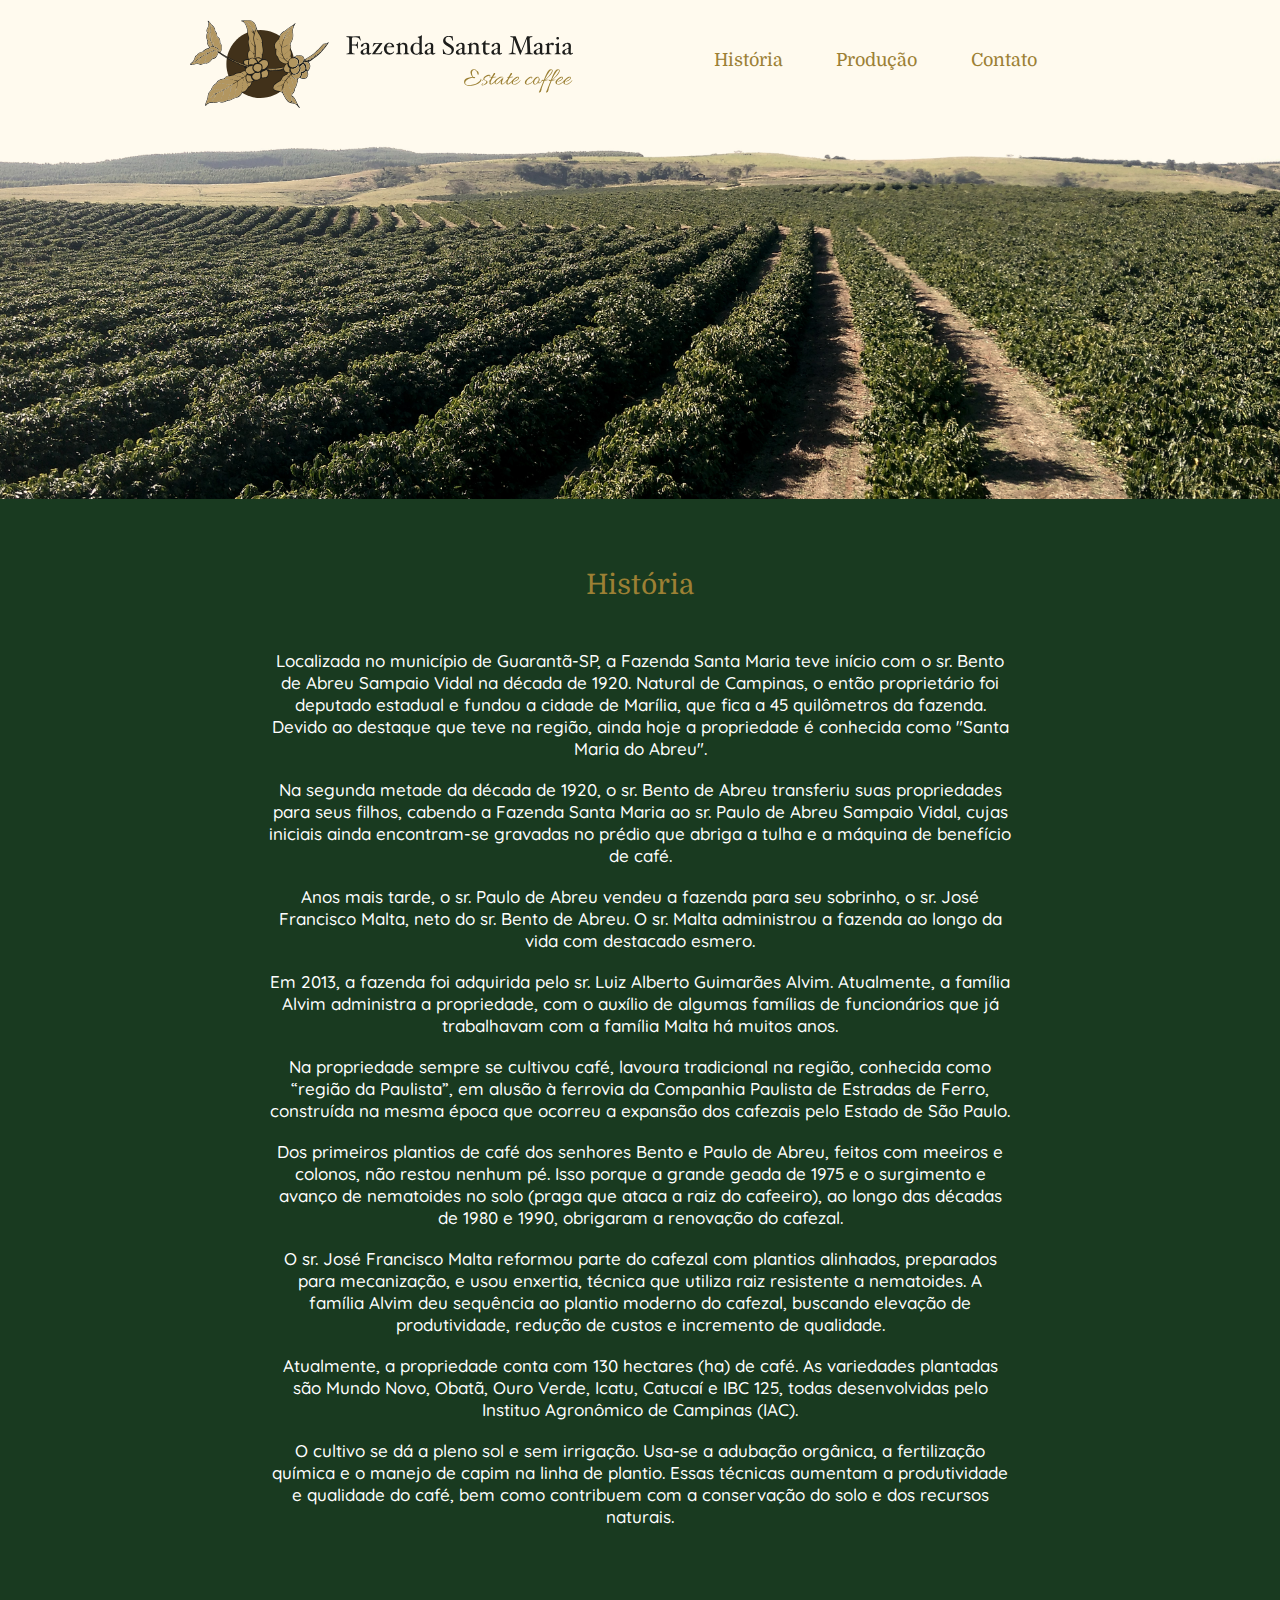
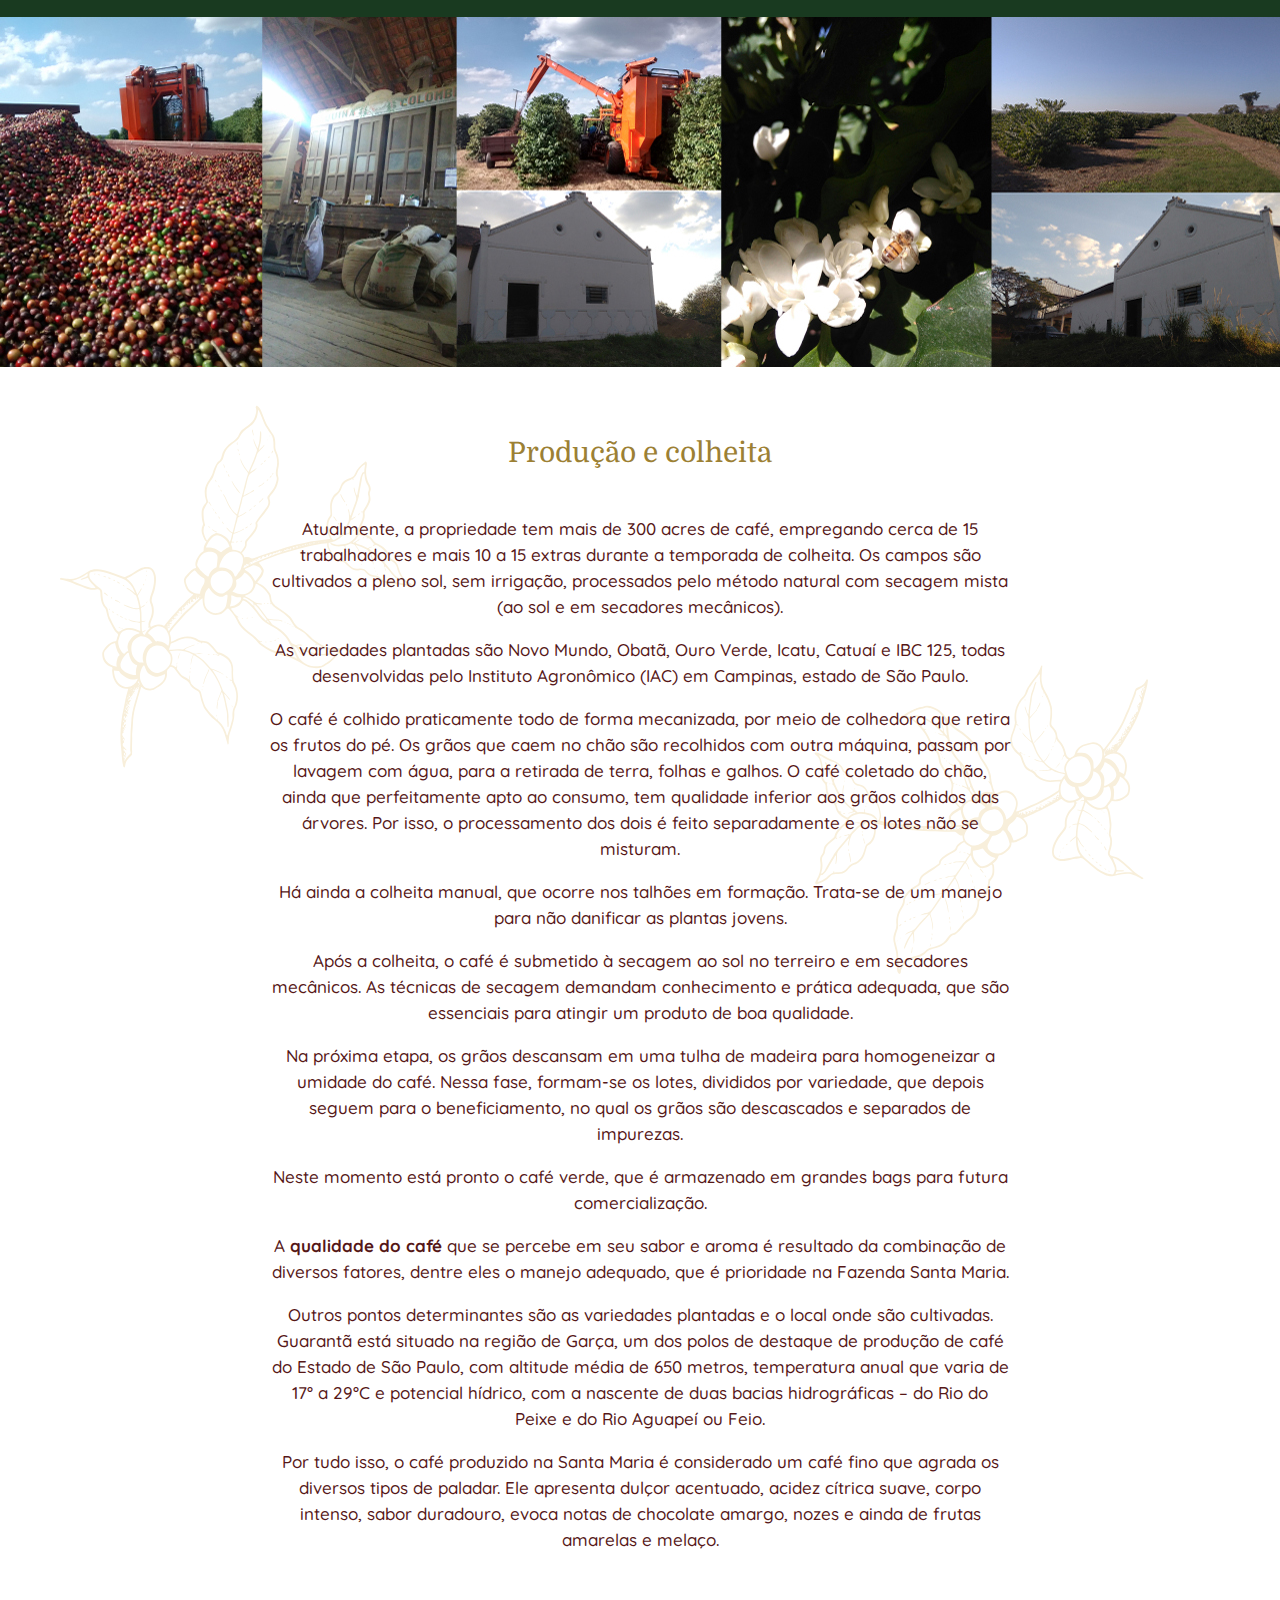
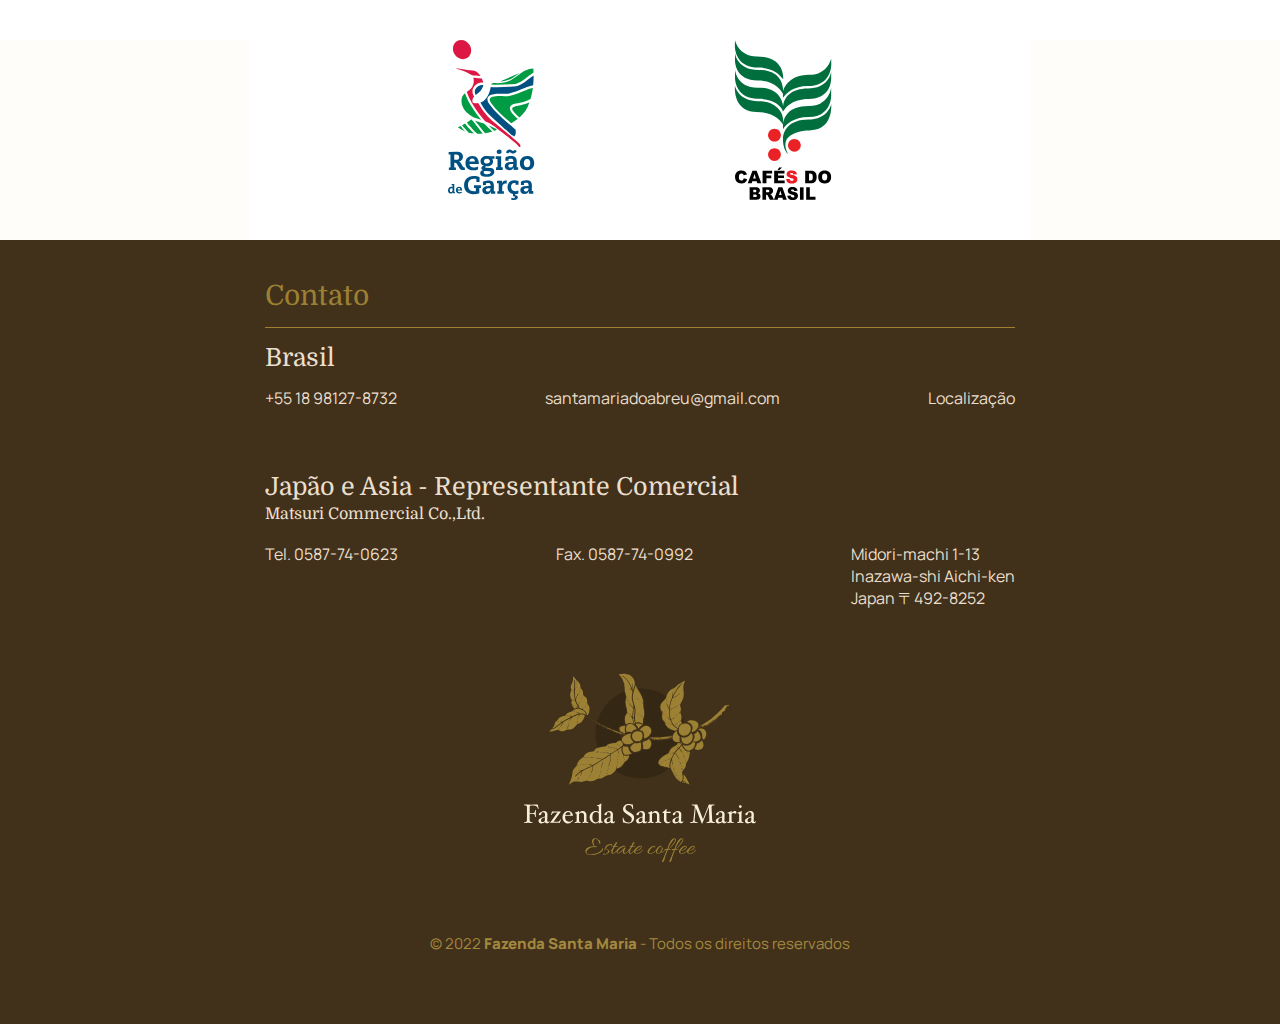
<file: index.html>
<!DOCTYPE html>
<html lang="en">
<head>
    <meta charset="UTF-8">
    <meta name="viewport" content="width=device-width, initial-scale=1.0">
    <title>Fazenda Teste 2</title>
    <link rel="stylesheet" href="./styles.css">
    <link rel="preconnect" href="https://fonts.googleapis.com">
<link rel="preconnect" href="https://fonts.gstatic.com" crossorigin>
<link href="https://fonts.googleapis.com/css2?family=Manrope:wght@200..800&display=swap" rel="stylesheet">
<link rel="preconnect" href="https://fonts.googleapis.com">
<link rel="preconnect" href="https://fonts.gstatic.com" crossorigin>
<link href="https://fonts.googleapis.com/css2?family=Domine:wght@400..700&family=Manrope:wght@200..800&display=swap" rel="stylesheet">
<link rel="preconnect" href="https://fonts.googleapis.com">
<link rel="preconnect" href="https://fonts.gstatic.com" crossorigin>
<link href="https://fonts.googleapis.com/css2?family=Domine:wght@400..700&family=Manrope:wght@200..800&family=Quicksand:wght@300..700&display=swap" rel="stylesheet">
</head>
<body>



    <!-- HEADER -->
    <div class="header">
        <div class="headercentral">
            <img class="headerlogo" src="./images/logo.svg" alt="logo">
            <div class="hpc">
                <ul>
                    <li><a href="#secao1">História</a></li>
                    <li><a href="#secao2">Produção</a></li>
                    <li><a href="#secao3">Contato</a></li>
                </ul>
            </div>
        </div>
    </div>



    <!-- Imagem e SEÇÕES -->


    <div class="fotodeFundo">
        <img src="/Teste2/assets/images/fazenda.jpg" alt="" class="fundo">
    </div>




    <!-- HISTÓRIA -->

    <div id="secao1" class="secaoHistoria">
        <div class="historiaTexto">
            <h2 class="historiaH2">História</h2>
            <p>Localizada no município de Guarantã-SP, a Fazenda Santa Maria teve início com o sr. Bento de Abreu Sampaio Vidal na década de 1920. Natural de Campinas, o então proprietário foi deputado estadual e fundou a cidade de Marília, que fica a 45 quilômetros da fazenda. Devido ao destaque que teve na região, ainda hoje a propriedade é conhecida como "Santa Maria do Abreu".</p>
            <p>Na segunda metade da década de 1920, o sr. Bento de Abreu transferiu suas propriedades para seus filhos, cabendo a Fazenda Santa Maria ao sr. Paulo de Abreu Sampaio Vidal, cujas iniciais ainda encontram-se gravadas no prédio que abriga a tulha e a máquina de benefício de café.</p>
            <p>Anos mais tarde, o sr. Paulo de Abreu vendeu a fazenda para seu sobrinho, o sr. José Francisco Malta, neto do sr. Bento de Abreu. O sr. Malta administrou a fazenda ao longo da vida com destacado esmero.</p>
            <p>Em 2013, a fazenda foi adquirida pelo sr. Luiz Alberto Guimarães Alvim. Atualmente, a família Alvim administra a propriedade, com o auxílio de algumas famílias de funcionários que já trabalhavam com a família Malta há muitos anos.</p>
            <p>Na propriedade sempre se cultivou café, lavoura tradicional na região, conhecida como “região da Paulista”, em alusão à ferrovia da Companhia Paulista de Estradas de Ferro, construída na mesma época que ocorreu a expansão dos cafezais pelo Estado de São Paulo.</p>
            <p>Dos primeiros plantios de café dos senhores Bento e Paulo de Abreu, feitos com meeiros e colonos, não restou nenhum pé. Isso porque a grande geada de 1975 e o surgimento e avanço de nematoides no solo (praga que ataca a raiz do cafeeiro), ao longo das décadas de 1980 e 1990, obrigaram a renovação do cafezal.</p>
            <p>O sr. José Francisco Malta reformou parte do cafezal com plantios alinhados, preparados para mecanização, e usou enxertia, técnica que utiliza raiz resistente a nematoides. A família Alvim deu sequência ao plantio moderno do cafezal, buscando elevação de produtividade, redução de custos e incremento de qualidade.</p>
            <p>Atualmente, a propriedade conta com 130 hectares (ha) de café. As variedades plantadas são Mundo Novo, Obatã, Ouro Verde, Icatu, Catucaí e IBC 125, todas desenvolvidas pelo Instituo Agronômico de Campinas (IAC).</p>
            <p>O cultivo se dá a pleno sol e sem irrigação. Usa-se a adubação orgânica, a fertilização química e o manejo de capim na linha de plantio. Essas técnicas aumentam a produtividade e qualidade do café, bem como contribuem com a conservação do solo e dos recursos naturais.</p>
        </div>
    </div>
    



    <!-- Img SLIDE -->

    <div class="slide">
        <div class="slider">
            <img src="./images/sld-fazenda-full.jpg" alt="">
        </div>
        <div class="slider">
            <img class="slide2" src="./images/sld-fazenda-full.jpg" alt="">
        </div>
    </div>




    <!-- PRODUÇÃO -->

    <div id="secao2" class="secaoProducao">
        <img src="./images/background-logo.svg" alt="" class="secaoFundo1">
        <img src="./images/background-logo.svg" alt="" class="secaoFundo2">
        <div class="producaoTexto">
            <h2 class="producaoH2">Produção e colheita</h2>
            <p>Atualmente, a propriedade tem mais de 300 acres de café, empregando cerca de 15 trabalhadores e mais 10 a 15 extras durante a temporada de colheita. Os campos são cultivados a pleno sol, sem irrigação, processados pelo método natural com secagem mista (ao sol e em secadores mecânicos).            </p>
            <p>As variedades plantadas são Novo Mundo, Obatã, Ouro Verde, Icatu, Catuaí e IBC 125, todas desenvolvidas pelo Instituto Agronômico (IAC) em Campinas, estado de São Paulo.</p>
            <p>O café é colhido praticamente todo de forma mecanizada, por meio de colhedora que retira os frutos do pé. Os grãos que caem no chão são recolhidos com outra máquina, passam por lavagem com água, para a retirada de terra, folhas e galhos. O café coletado do chão, ainda que perfeitamente apto ao consumo, tem qualidade inferior aos grãos colhidos das árvores. Por isso, o processamento dos dois é feito separadamente e os lotes não se misturam.</p>
            <p>Há ainda a colheita manual, que ocorre nos talhões em formação. Trata-se de um manejo para não danificar as plantas jovens.</p>
            <p>Após a colheita, o café é submetido à secagem ao sol no terreiro e em secadores mecânicos. As técnicas de secagem demandam conhecimento e prática adequada, que são essenciais para atingir um produto de boa qualidade.</p>
            <p>Na próxima etapa, os grãos descansam em uma tulha de madeira para homogeneizar a umidade do café. Nessa fase, formam-se os lotes, divididos por variedade, que depois seguem para o beneficiamento, no qual os grãos são descascados e separados de impurezas.</p>
            <p>Neste momento está pronto o café verde, que é armazenado em grandes bags para futura comercialização.</p>
            <p>A <strong>qualidade do café</strong> que se percebe em seu sabor e aroma é resultado da combinação de diversos fatores, dentre eles o manejo adequado, que é prioridade na Fazenda Santa Maria.</p>
            <p>Outros pontos determinantes são as variedades plantadas e o local onde são cultivadas. Guarantã está situado na região de Garça, um dos polos de destaque de produção de café do Estado de São Paulo, com altitude média de 650 metros, temperatura anual que varia de 17° a 29°C e potencial hídrico, com a nascente de duas bacias hidrográficas – do Rio do Peixe e do Rio Aguapeí ou Feio.</p>
            <p>Por tudo isso, o café produzido na Santa Maria é considerado um café fino que agrada os diversos tipos de paladar. Ele apresenta dulçor acentuado, acidez cítrica suave, corpo intenso, sabor duradouro, evoca notas de chocolate amargo, nozes e ainda de frutas amarelas e melaço.</p>
        </div>
    </div>
    <div class="producaoLogos1">
        <img class="producaoLogo" src="./images/garca.svg" alt="">
        <img class="producaoLogo" src="./images/cafebr.svg" alt="">
    </div>



    <!-- CONTATO - footer -->

    <div id="secao3" class="secaoContato">
        <div class="contatoContainer">
            <div class="contatoCentralizador">
                <div class="contatoTitulo">Contato</div>
                <div class="contato_regiao">Brasil</div>
                <div class="contato_dados">
                    <!-- <span class="logo_numero"></span> -->
                    <div class="contato_numero">+55 18 98127-8732</div>
                    <!-- <span class="logo_mail1"></span> -->
                    <div class="contato_mail">santamariadoabreu@gmail.com</div>
                    <!-- <span class="logo_loc"></span> -->
                    <div class="contato_localizacao1">Localização</div>
                </div>
                <div class="contato_regiao">Japão e Asia - Representante Comercial</div>
                <div class="contato_regiaoDescricao">Matsuri Commercial Co.,Ltd.</div>
                <div class="contato_dados">
                    <!-- <span class="logo_telefone"></span> -->
                    <div class="contato_numero">Tel. 0587-74-0623</div>
                    <!-- <span class="logo_fax"></span> -->
                    <div class="contato_fax">Fax. 0587-74-0992</div>
                    <!-- <span class="logo_loc2"></span> -->
                    <div class="contato_localizacao">Midori-machi 1-13
                        <br>Inazawa-shi Aichi-ken
                        <br>Japan 〒492-8252</div>
                </div>

                <!-- logo e direitos -->
                <div class="logoFinal">
                    <img src="./images/logo2.svg" alt="" class="logo_final">
                </div>
                <div class="footerDireitos">© 2022 <span class="last_strong">Fazenda Santa Maria</span> - Todos os direitos reservados</div>
            </div>
        </div>
    </div>

</body>
</html>
</file>
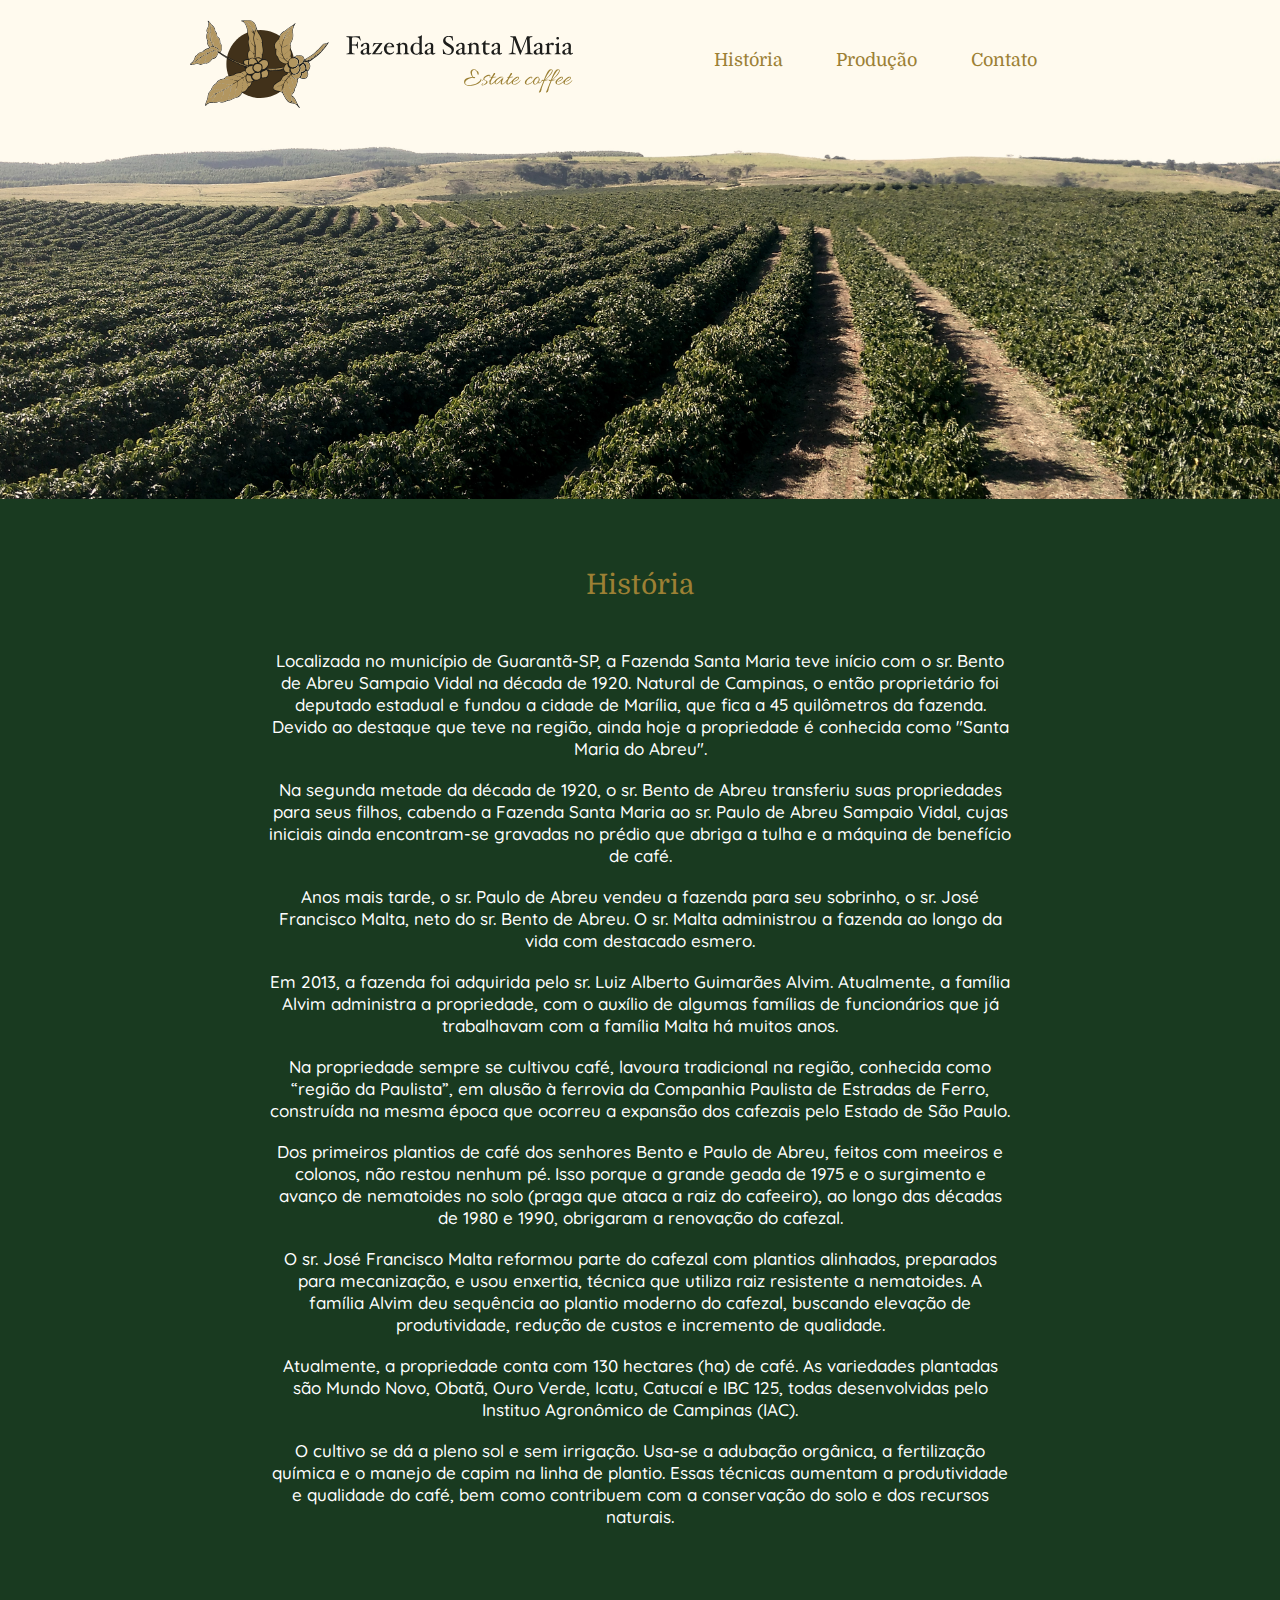
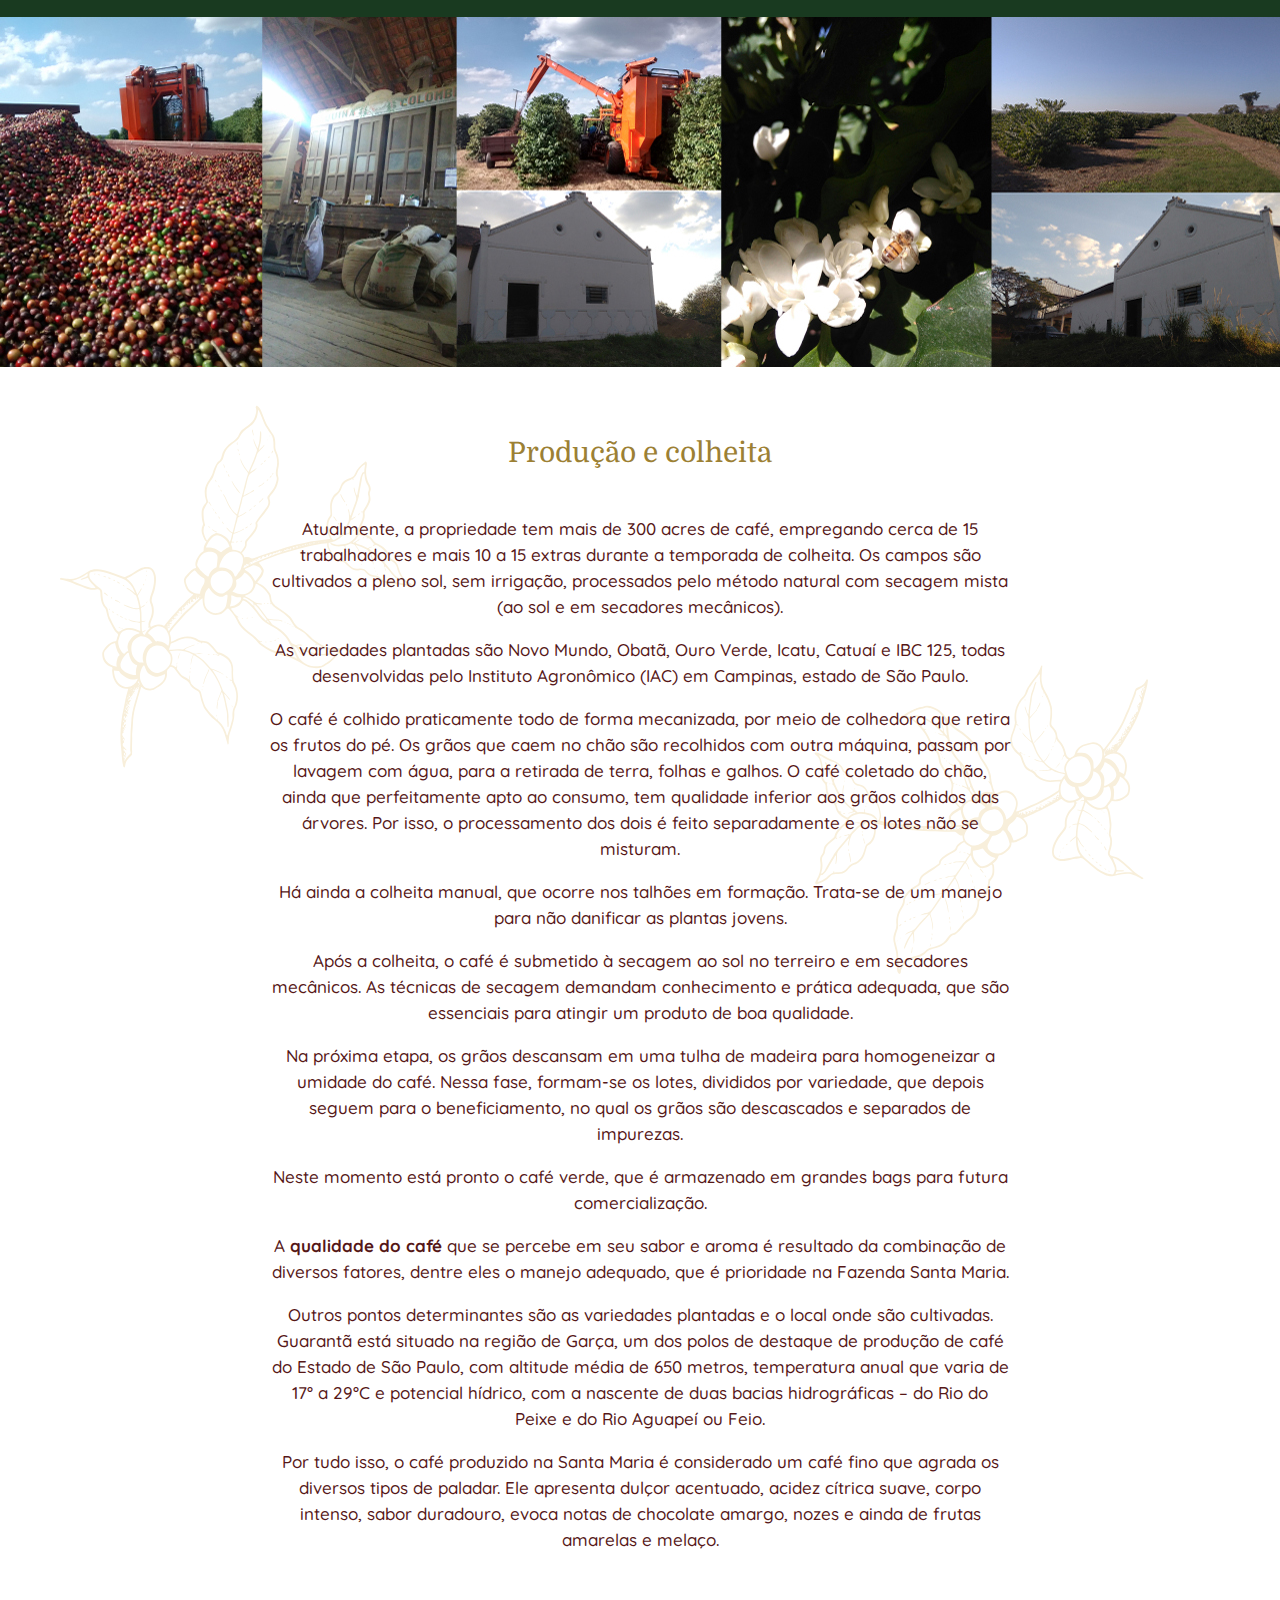
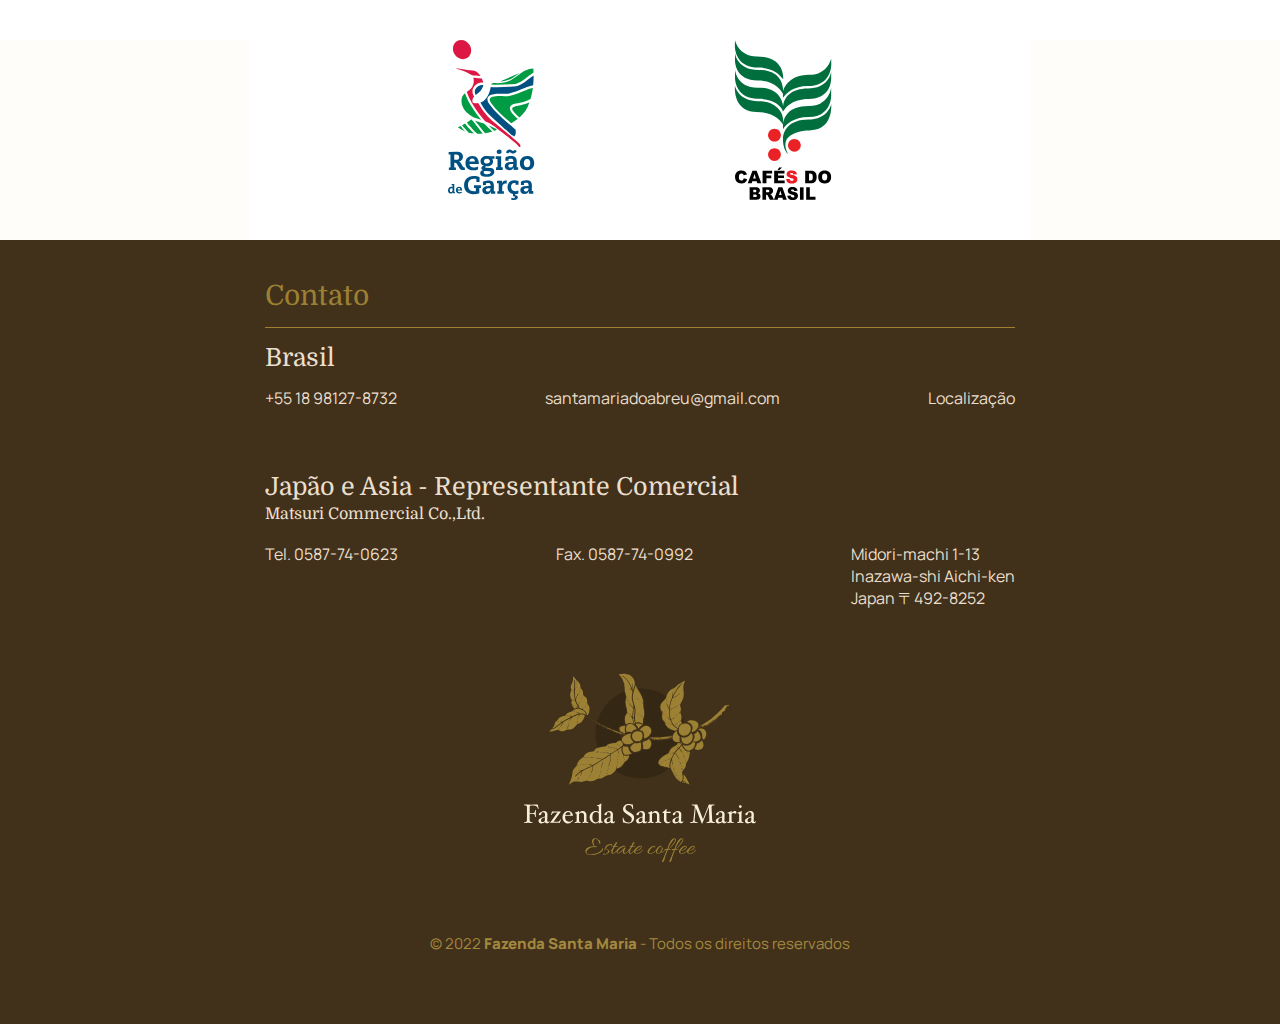
<file: assets/index.html>
<!DOCTYPE html>
<html lang="en">
<head>
    <meta charset="UTF-8">
    <meta name="viewport" content="width=device-width, initial-scale=1.0">
    <title>Fazenda Teste 2</title>
    <link rel="stylesheet" href="./styles.css">
    <link rel="preconnect" href="https://fonts.googleapis.com">
<link rel="preconnect" href="https://fonts.gstatic.com" crossorigin>
<link href="https://fonts.googleapis.com/css2?family=Manrope:wght@200..800&display=swap" rel="stylesheet">
<link rel="preconnect" href="https://fonts.googleapis.com">
<link rel="preconnect" href="https://fonts.gstatic.com" crossorigin>
<link href="https://fonts.googleapis.com/css2?family=Domine:wght@400..700&family=Manrope:wght@200..800&display=swap" rel="stylesheet">
<link rel="preconnect" href="https://fonts.googleapis.com">
<link rel="preconnect" href="https://fonts.gstatic.com" crossorigin>
<link href="https://fonts.googleapis.com/css2?family=Domine:wght@400..700&family=Manrope:wght@200..800&family=Quicksand:wght@300..700&display=swap" rel="stylesheet">
</head>
<body>



    <!-- HEADER -->
    <div class="header">
        <div class="headercentral">
            <img class="headerlogo" src="./images/logo.svg" alt="logo">
            <div class="hpc">
                <ul>
                    <li><a href="#secao1">História</a></li>
                    <li><a href="#secao2">Produção</a></li>
                    <li><a href="#secao3">Contato</a></li>
                </ul>
            </div>
        </div>
    </div>



    <!-- Imagem e SEÇÕES -->


    <div class="fotodeFundo">
        <img src="./images/fazenda.jpg" alt="" class="fundo">
    </div>




    <!-- HISTÓRIA -->

    <div id="secao1" class="secaoHistoria">
        <div class="historiaTexto">
            <h2 class="historiaH2">História</h2>
            <p>Localizada no município de Guarantã-SP, a Fazenda Santa Maria teve início com o sr. Bento de Abreu Sampaio Vidal na década de 1920. Natural de Campinas, o então proprietário foi deputado estadual e fundou a cidade de Marília, que fica a 45 quilômetros da fazenda. Devido ao destaque que teve na região, ainda hoje a propriedade é conhecida como "Santa Maria do Abreu".</p>
            <p>Na segunda metade da década de 1920, o sr. Bento de Abreu transferiu suas propriedades para seus filhos, cabendo a Fazenda Santa Maria ao sr. Paulo de Abreu Sampaio Vidal, cujas iniciais ainda encontram-se gravadas no prédio que abriga a tulha e a máquina de benefício de café.</p>
            <p>Anos mais tarde, o sr. Paulo de Abreu vendeu a fazenda para seu sobrinho, o sr. José Francisco Malta, neto do sr. Bento de Abreu. O sr. Malta administrou a fazenda ao longo da vida com destacado esmero.</p>
            <p>Em 2013, a fazenda foi adquirida pelo sr. Luiz Alberto Guimarães Alvim. Atualmente, a família Alvim administra a propriedade, com o auxílio de algumas famílias de funcionários que já trabalhavam com a família Malta há muitos anos.</p>
            <p>Na propriedade sempre se cultivou café, lavoura tradicional na região, conhecida como “região da Paulista”, em alusão à ferrovia da Companhia Paulista de Estradas de Ferro, construída na mesma época que ocorreu a expansão dos cafezais pelo Estado de São Paulo.</p>
            <p>Dos primeiros plantios de café dos senhores Bento e Paulo de Abreu, feitos com meeiros e colonos, não restou nenhum pé. Isso porque a grande geada de 1975 e o surgimento e avanço de nematoides no solo (praga que ataca a raiz do cafeeiro), ao longo das décadas de 1980 e 1990, obrigaram a renovação do cafezal.</p>
            <p>O sr. José Francisco Malta reformou parte do cafezal com plantios alinhados, preparados para mecanização, e usou enxertia, técnica que utiliza raiz resistente a nematoides. A família Alvim deu sequência ao plantio moderno do cafezal, buscando elevação de produtividade, redução de custos e incremento de qualidade.</p>
            <p>Atualmente, a propriedade conta com 130 hectares (ha) de café. As variedades plantadas são Mundo Novo, Obatã, Ouro Verde, Icatu, Catucaí e IBC 125, todas desenvolvidas pelo Instituo Agronômico de Campinas (IAC).</p>
            <p>O cultivo se dá a pleno sol e sem irrigação. Usa-se a adubação orgânica, a fertilização química e o manejo de capim na linha de plantio. Essas técnicas aumentam a produtividade e qualidade do café, bem como contribuem com a conservação do solo e dos recursos naturais.</p>
        </div>
    </div>
    



    <!-- Img SLIDE -->

    <div class="slide">
        <div class="slider">
            <img src="./images/sld-fazenda-full.jpg" alt="">
        </div>
        <div class="slider">
            <img class="slide2" src="./images/sld-fazenda-full.jpg" alt="">
        </div>
    </div>




    <!-- PRODUÇÃO -->

    <div id="secao2" class="secaoProducao">
        <img src="./images/background-logo.svg" alt="" class="secaoFundo1">
        <img src="./images/background-logo.svg" alt="" class="secaoFundo2">
        <div class="producaoTexto">
            <h2 class="producaoH2">Produção e colheita</h2>
            <p>Atualmente, a propriedade tem mais de 300 acres de café, empregando cerca de 15 trabalhadores e mais 10 a 15 extras durante a temporada de colheita. Os campos são cultivados a pleno sol, sem irrigação, processados pelo método natural com secagem mista (ao sol e em secadores mecânicos).            </p>
            <p>As variedades plantadas são Novo Mundo, Obatã, Ouro Verde, Icatu, Catuaí e IBC 125, todas desenvolvidas pelo Instituto Agronômico (IAC) em Campinas, estado de São Paulo.</p>
            <p>O café é colhido praticamente todo de forma mecanizada, por meio de colhedora que retira os frutos do pé. Os grãos que caem no chão são recolhidos com outra máquina, passam por lavagem com água, para a retirada de terra, folhas e galhos. O café coletado do chão, ainda que perfeitamente apto ao consumo, tem qualidade inferior aos grãos colhidos das árvores. Por isso, o processamento dos dois é feito separadamente e os lotes não se misturam.</p>
            <p>Há ainda a colheita manual, que ocorre nos talhões em formação. Trata-se de um manejo para não danificar as plantas jovens.</p>
            <p>Após a colheita, o café é submetido à secagem ao sol no terreiro e em secadores mecânicos. As técnicas de secagem demandam conhecimento e prática adequada, que são essenciais para atingir um produto de boa qualidade.</p>
            <p>Na próxima etapa, os grãos descansam em uma tulha de madeira para homogeneizar a umidade do café. Nessa fase, formam-se os lotes, divididos por variedade, que depois seguem para o beneficiamento, no qual os grãos são descascados e separados de impurezas.</p>
            <p>Neste momento está pronto o café verde, que é armazenado em grandes bags para futura comercialização.</p>
            <p>A <strong>qualidade do café</strong> que se percebe em seu sabor e aroma é resultado da combinação de diversos fatores, dentre eles o manejo adequado, que é prioridade na Fazenda Santa Maria.</p>
            <p>Outros pontos determinantes são as variedades plantadas e o local onde são cultivadas. Guarantã está situado na região de Garça, um dos polos de destaque de produção de café do Estado de São Paulo, com altitude média de 650 metros, temperatura anual que varia de 17° a 29°C e potencial hídrico, com a nascente de duas bacias hidrográficas – do Rio do Peixe e do Rio Aguapeí ou Feio.</p>
            <p>Por tudo isso, o café produzido na Santa Maria é considerado um café fino que agrada os diversos tipos de paladar. Ele apresenta dulçor acentuado, acidez cítrica suave, corpo intenso, sabor duradouro, evoca notas de chocolate amargo, nozes e ainda de frutas amarelas e melaço.</p>
        </div>
    </div>
    <div class="producaoLogos1">
        <img class="producaoLogo" src="./images/garca.svg" alt="">
        <img class="producaoLogo" src="./images/cafebr.svg" alt="">
    </div>



    <!-- CONTATO - footer -->

    <div id="secao3" class="secaoContato">
        <div class="contatoContainer">
            <div class="contatoCentralizador">
                <div class="contatoTitulo">Contato</div>
                <div class="contato_regiao">Brasil</div>
                <div class="contato_dados">
                    <!-- <span class="logo_numero"></span> -->
                    <div class="contato_numero">+55 18 98127-8732</div>
                    <!-- <span class="logo_mail1"></span> -->
                    <div class="contato_mail">santamariadoabreu@gmail.com</div>
                    <!-- <span class="logo_loc"></span> -->
                    <div class="contato_localizacao1">Localização</div>
                </div>
                <div class="contato_regiao">Japão e Asia - Representante Comercial</div>
                <div class="contato_regiaoDescricao">Matsuri Commercial Co.,Ltd.</div>
                <div class="contato_dados">
                    <!-- <span class="logo_telefone"></span> -->
                    <div class="contato_numero">Tel. 0587-74-0623</div>
                    <!-- <span class="logo_fax"></span> -->
                    <div class="contato_fax">Fax. 0587-74-0992</div>
                    <!-- <span class="logo_loc2"></span> -->
                    <div class="contato_localizacao">Midori-machi 1-13
                        <br>Inazawa-shi Aichi-ken
                        <br>Japan 〒492-8252</div>
                </div>

                <!-- logo e direitos -->
                <div class="logoFinal">
                    <img src="./images/logo2.svg" alt="" class="logo_final">
                </div>
                <div class="footerDireitos">© 2022 <span class="last_strong">Fazenda Santa Maria</span> - Todos os direitos reservados</div>
            </div>
        </div>
    </div>

</body>
</html>
</file>
<file: styles.css>
* {
    margin: 0px;
    padding: 0px;
    scroll-behavior: smooth;
    /* border: 1px solid red */
}

body {
    background-color: #fffdfa;
    font-family: "Quicksand";

}

strong {
    font-size: 17px;
    font-weight: 500;
    line-height: 26px;
    color: #561717;
    font-weight: 700;
}



/* HEADER */


.header {
    height: 110px;
    background-color: #fffaee;
    /* border: 1px solid red; */
    padding: 20px 15px 10px;

}

.headercentral {
    display: flex;
    /* border: 1px solid green; */
    width: 900px;
    min-width: 10px;
    margin: auto;
    flex-wrap: wrap;
    justify-content: space-between;
}
    /* imagem logo  */
    .headerlogo {

    }

    .hpc {
        /* border: 1px solid red; */
        margin: 0px;
        width: 430px;
        margin-top: 30px;
    }

    ul {
        width: 100%;
        display: flex;
        justify-content: space-evenly;
        flex-wrap: wrap;
    }
        /* 3 elementos */
        ul li {
        font-family: "Domine";
        list-style: none;
        font-size: 18px;
        
            
            }
            /* links */
            ul > li > a {
                color: #9c8034;
                text-decoration: none;
            }



                /* BACKGROUND - 1 */

/* (div da foto) */
.fotodeFundo {

}

.fotodeFundo img {
    width: 100%;

}




                /* SEÇÃO DA HISTÓRIA */


.secaoHistoria {
    background-color: #193a20;
    color: #fff;
    margin-top: -4px;
    display: flex;
    padding: 0px 0px 70px;
    justify-content: center;
    align-items: center;
}

.historiaTexto {
    width: 742px;
}


        /* Título */
        .historiaH2 {
            position: a;
            padding-top: 70px;
            padding-bottom: 30px;
            font-size: 28px;
            text-align: center;
            font-family: "Domine", serif;
            color: #9c8034;
            font-weight: 300;
        }

        /* Parágrafos */
        .historiaTexto p {
            position: relative;
            margin: 19px 0px;
            text-align: center;
            font-size: 17px;
            font-weight: 500;
            line-height: 22px;
        }


                /* IMAGEM SLIDE */



/* Div da que roda */
.slide {
    white-space: nowrap;
    overflow: hidden;
}

.slider {
    display: inline-block;
}

/* Imagem que rotaciona */
.slider img {
    animation: 35s slide infinite linear;
    margin: 0px;
    padding: 0px;
}


@keyframes slide {
    from {
        transform: translateX(0);
    }

    to {
        transform: translateX(-100%);
    }
}


                /* SEÇÃO DA PRODUÇÃO */


.secaoProducao {
    margin-top: -4px;
    display: flex;
    padding: 0px 0px 70px;
    justify-content: center;
    align-items: center;
    background-repeat: no-repeat;
    background-color: #ffffff;
    position: relative;
}

    .secaoFundo1 {
        position: absolute;
        width: 450px;
        left: 0%;
        top: 3%;
        right: 30px;
        transform: rotate(160deg);
    }

    .secaoFundo2 {
        position: absolute;
        width: 450px;
        right: 5%;
        top: 20%;
        left: 60%;

    }

                
.producaoTexto {
    width: 742px;
    /* position: relative; */

}
                
    /* Título */
    .producaoH2 {
        position: a;
        padding-top: 70px;
        padding-bottom: 30px;
        font-size: 28px;
        text-align: center;
        font-family: "Domine", serif;
        color: #9c8034;
        font-weight: 300;
    }
                    
        /* Parágrafos */
        .producaoTexto p {
            position: relative;
            margin: 17px 0px;
            text-align: center;
            font-size: 17px;
            font-weight: 500;
            line-height: 26px;
            color: #561717;
        }

            /* logos */
            .producaoLogos1 {
                display: flex;
                justify-content: space-evenly;
                align-items: center;
                max-width: 780px;
                margin: auto;
                background-color: #ffffff;
                padding-bottom: 40px;
            }

            .producaoLogo {
            }



                /* SEÇÃO DE CONTATO */


.secaoContato {
    background-color: #41311a;
    color: #9c8034;
    display: flex;
    justify-content: center;

    font-family: "Domine", serif;
}

.contatoContainer {
    height: 100%;
    margin-top: 40px;
    display: flex;
    justify-content: center;
}

.contatoCentralizador {
    width: 750px;
}

    /* info */
    .contatoTitulo {
        font-size: 28px;
        border-bottom: 1px solid white;
        padding-bottom: 15px;
        border-color: #9c8034;
    }

    .contato_regiao {
        padding: 15px 0px 15px 0px;
        font-size: 25px;
        color: #eadfce;

    }

    .contato_regiaoDescricao {
        margin-top: -11px;
        margin-bottom: 20px;
        color: #eadfce;

    }

    .contato_dados {
        display: flex;
        flex-wrap: wrap;
        justify-content: space-between;
        height: 70px;
        color: #eadfce;
        font-family: "Manrope", sans-serif;
    }

            .contato_numero {

            }

            .contato_mail {
                
            }

            .contato_fax {
                /* transform: translateX(10px); */
            }

            .contato_localizacao1 {
                /* transform: translateX(-75px); */
            }
    

            /* MINI ÍCONES!! */



/*.logo_numero {
    height: 20px;
    width: 120px;
    background-repeat: no-repeat;
    background-image: url(./images/cellphone.svg);
    position: absolute;
    background-size: contain;
    transform: translateX(-25px);
    text-align: center;
}

.logo_mail1 {
    height: 20px;
    width: 60px;
    background-repeat: no-repeat;
    background-image: url(./images/mail.svg);
    position: absolute;
    background-size: contain;
    display: flex;
    transform: translateX(250px);
    text-align: center;
}

.logo_loc {
    height: 20px;
    width: 60px;
    background-repeat: no-repeat;
    background-image: url(./images/location.svg);
    position: absolute;
    background-size: contain;
    display: flex;
    transform: translateX(569px);
    text-align: center;
}

.logo_telefone {
    height: 20px;
    width: 120px;
    background-repeat: no-repeat;
    background-image: url(./images/phone.svg);
    position: absolute;
    background-size: contain;
    transform: translateX(-25px);
    text-align: center;
}

.logo_fax {
    height: 20px;
    width: 60px;
    background-repeat: no-repeat;
    background-image: url(./images/fax.svg);
    position: absolute;
    background-size: contain;
    display: flex;
    transform: translateX(278px);
    text-align: center;
}

.logo_loc2 {
    height: 20px;
    width: 60px;
    background-repeat: no-repeat;
    background-image: url(./images/location.svg);
    position: absolute;
    background-size: contain;
    display: flex;
    transform: translateX(570px);
    text-align: center;
}*/




    /* logo final */
    .logoFinal {
        display: flex;
        justify-content: center;
        height: 260px;
        margin-top: 60px;
    }

        .logo_final {
            height: 190px;
        }

    .footerDireitos {
        font-size: 15px;
        text-align: center;
        font-family: "Manrope", sans-serif;
        color: #a3883f;
        padding-bottom: 70px;
    }

    .last_strong {
        font-weight: 800;
    }



            /* WIDTH ADAPT */


    @media (720px <= width <= 1200px) {
        .historiaTexto {
            width: 500px;
        }
        .producaoTexto {
            width: 500px;
        }
        .headercentral {
            width: 500px;
            justify-content: center;
            position: relative;
            margin-top: 20px;
        }
        .hpc {
            background-color: #eadfce;
            display: flex;
            padding: 5px 0px;
        }
        .contatoCentralizador {
            width: 500px;
            justify-content: center;
        }
        .secaoFundo1 {
            transform: rotate(160deg);
            position: absolute;
            width: 300px;
            left: 10%;
        }
    
        .secaoFundo2 {
            position: absolute;
            width: 300px;
            transform: translateX(-30px);
    
        }
    }

    @media (width <= 719px) {
        .historiaTexto {
            width: 280px;
        }
        .producaoTexto {
            width: 280px;
        }
        .headercentral {
            width: 280px;
            justify-content: center;
            margin-top: 30px;
            position: relative;
        }
        .hpc {
            background-color: #eadfce;
            display: flex;
            padding: 5px 0px;
            margin-top: 30px;
        }
        .contatoCentralizador {
            width: 280px;
        }
        .contato_dados {
            display: block;
            text-align: center;
        }
        .contato_regiaoDescricao {
            display: block;
            text-align: center;
            margin-top: 2px;
        }
        .contato_regiao {
            margin-top: 15px;
            text-align: center;
        }
        .contatoTitulo {
            text-align: center;
        }
        .secaoFundo1 {
            transform: rotate(160deg);
            position: absolute;
            width: 300px;
            margin-left: 10%;
            overflow: hidden;
        }
    
        .secaoFundo2 {
            width: 0;
        }

    }
</file>
<file: assets/styles.css>
* {
    margin: 0px;
    padding: 0px;
    scroll-behavior: smooth;
    /* border: 1px solid red */
}

body {
    background-color: #fffdfa;
    font-family: "Quicksand";

}

strong {
    font-size: 17px;
    font-weight: 500;
    line-height: 26px;
    color: #561717;
    font-weight: 700;
}



/* HEADER */


.header {
    height: 110px;
    background-color: #fffaee;
    /* border: 1px solid red; */
    padding: 20px 15px 10px;

}

.headercentral {
    display: flex;
    /* border: 1px solid green; */
    width: 900px;
    min-width: 10px;
    margin: auto;
    flex-wrap: wrap;
    justify-content: space-between;
}
    /* imagem logo  */
    .headerlogo {

    }

    .hpc {
        /* border: 1px solid red; */
        margin: 0px;
        width: 430px;
        margin-top: 30px;
    }

    ul {
        width: 100%;
        display: flex;
        justify-content: space-evenly;
        flex-wrap: wrap;
    }
        /* 3 elementos */
        ul li {
        font-family: "Domine";
        list-style: none;
        font-size: 18px;
        
            
            }
            /* links */
            ul > li > a {
                color: #9c8034;
                text-decoration: none;
            }



                /* BACKGROUND - 1 */

/* (div da foto) */
.fotodeFundo {

}

.fotodeFundo img {
    width: 100%;

}




                /* SEÇÃO DA HISTÓRIA */


.secaoHistoria {
    background-color: #193a20;
    color: #fff;
    margin-top: -4px;
    display: flex;
    padding: 0px 0px 70px;
    justify-content: center;
    align-items: center;
}

.historiaTexto {
    width: 742px;
}


        /* Título */
        .historiaH2 {
            position: a;
            padding-top: 70px;
            padding-bottom: 30px;
            font-size: 28px;
            text-align: center;
            font-family: "Domine", serif;
            color: #9c8034;
            font-weight: 300;
        }

        /* Parágrafos */
        .historiaTexto p {
            position: relative;
            margin: 19px 0px;
            text-align: center;
            font-size: 17px;
            font-weight: 500;
            line-height: 22px;
        }


                /* IMAGEM SLIDE */



/* Div da que roda */
.slide {
    white-space: nowrap;
    overflow: hidden;
}

.slider {
    display: inline-block;
}

/* Imagem que rotaciona */
.slider img {
    animation: 35s slide infinite linear;
    margin: 0px;
    padding: 0px;
}


@keyframes slide {
    from {
        transform: translateX(0);
    }

    to {
        transform: translateX(-100%);
    }
}


                /* SEÇÃO DA PRODUÇÃO */


.secaoProducao {
    margin-top: -4px;
    display: flex;
    padding: 0px 0px 70px;
    justify-content: center;
    align-items: center;
    background-repeat: no-repeat;
    background-color: #ffffff;
    position: relative;
}

    .secaoFundo1 {
        position: absolute;
        width: 450px;
        left: 0%;
        top: 3%;
        right: 30px;
        transform: rotate(160deg);
    }

    .secaoFundo2 {
        position: absolute;
        width: 450px;
        right: 5%;
        top: 20%;
        left: 60%;

    }

                
.producaoTexto {
    width: 742px;
    /* position: relative; */

}
                
    /* Título */
    .producaoH2 {
        position: a;
        padding-top: 70px;
        padding-bottom: 30px;
        font-size: 28px;
        text-align: center;
        font-family: "Domine", serif;
        color: #9c8034;
        font-weight: 300;
    }
                    
        /* Parágrafos */
        .producaoTexto p {
            position: relative;
            margin: 17px 0px;
            text-align: center;
            font-size: 17px;
            font-weight: 500;
            line-height: 26px;
            color: #561717;
        }

            /* logos */
            .producaoLogos1 {
                display: flex;
                justify-content: space-evenly;
                align-items: center;
                max-width: 780px;
                margin: auto;
                background-color: #ffffff;
                padding-bottom: 40px;
            }

            .producaoLogo {
            }



                /* SEÇÃO DE CONTATO */


.secaoContato {
    background-color: #41311a;
    color: #9c8034;
    display: flex;
    justify-content: center;

    font-family: "Domine", serif;
}

.contatoContainer {
    height: 100%;
    margin-top: 40px;
    display: flex;
    justify-content: center;
}

.contatoCentralizador {
    width: 750px;
}

    /* info */
    .contatoTitulo {
        font-size: 28px;
        border-bottom: 1px solid white;
        padding-bottom: 15px;
        border-color: #9c8034;
    }

    .contato_regiao {
        padding: 15px 0px 15px 0px;
        font-size: 25px;
        color: #eadfce;

    }

    .contato_regiaoDescricao {
        margin-top: -11px;
        margin-bottom: 20px;
        color: #eadfce;

    }

    .contato_dados {
        display: flex;
        flex-wrap: wrap;
        justify-content: space-between;
        height: 70px;
        color: #eadfce;
        font-family: "Manrope", sans-serif;
    }

            .contato_numero {

            }

            .contato_mail {
                
            }

            .contato_fax {
                /* transform: translateX(10px); */
            }

            .contato_localizacao1 {
                /* transform: translateX(-75px); */
            }
    

            /* MINI ÍCONES!! */



/*.logo_numero {
    height: 20px;
    width: 120px;
    background-repeat: no-repeat;
    background-image: url(./images/cellphone.svg);
    position: absolute;
    background-size: contain;
    transform: translateX(-25px);
    text-align: center;
}

.logo_mail1 {
    height: 20px;
    width: 60px;
    background-repeat: no-repeat;
    background-image: url(./images/mail.svg);
    position: absolute;
    background-size: contain;
    display: flex;
    transform: translateX(250px);
    text-align: center;
}

.logo_loc {
    height: 20px;
    width: 60px;
    background-repeat: no-repeat;
    background-image: url(./images/location.svg);
    position: absolute;
    background-size: contain;
    display: flex;
    transform: translateX(569px);
    text-align: center;
}

.logo_telefone {
    height: 20px;
    width: 120px;
    background-repeat: no-repeat;
    background-image: url(./images/phone.svg);
    position: absolute;
    background-size: contain;
    transform: translateX(-25px);
    text-align: center;
}

.logo_fax {
    height: 20px;
    width: 60px;
    background-repeat: no-repeat;
    background-image: url(./images/fax.svg);
    position: absolute;
    background-size: contain;
    display: flex;
    transform: translateX(278px);
    text-align: center;
}

.logo_loc2 {
    height: 20px;
    width: 60px;
    background-repeat: no-repeat;
    background-image: url(./images/location.svg);
    position: absolute;
    background-size: contain;
    display: flex;
    transform: translateX(570px);
    text-align: center;
}*/




    /* logo final */
    .logoFinal {
        display: flex;
        justify-content: center;
        height: 260px;
        margin-top: 60px;
    }

        .logo_final {
            height: 190px;
        }

    .footerDireitos {
        font-size: 15px;
        text-align: center;
        font-family: "Manrope", sans-serif;
        color: #a3883f;
        padding-bottom: 70px;
    }

    .last_strong {
        font-weight: 800;
    }



            /* WIDTH ADAPT */


    @media (720px <= width <= 1200px) {
        .historiaTexto {
            width: 500px;
        }
        .producaoTexto {
            width: 500px;
        }
        .headercentral {
            width: 500px;
            justify-content: center;
            position: relative;
            margin-top: 20px;
        }
        .hpc {
            background-color: #eadfce;
            display: flex;
            padding: 5px 0px;
        }
        .contatoCentralizador {
            width: 500px;
            justify-content: center;
        }
        .secaoFundo1 {
            transform: rotate(160deg);
            position: absolute;
            width: 300px;
            left: 10%;
        }
    
        .secaoFundo2 {
            position: absolute;
            width: 300px;
            transform: translateX(-30px);
    
        }
    }

    @media (width <= 719px) {
        .historiaTexto {
            width: 280px;
        }
        .producaoTexto {
            width: 280px;
        }
        .headercentral {
            width: 280px;
            justify-content: center;
            margin-top: 30px;
            position: relative;
        }
        .hpc {
            background-color: #eadfce;
            display: flex;
            padding: 5px 0px;
            margin-top: 30px;
        }
        .contatoCentralizador {
            width: 280px;
        }
        .contato_dados {
            display: block;
            text-align: center;
        }
        .contato_regiaoDescricao {
            display: block;
            text-align: center;
            margin-top: 2px;
        }
        .contato_regiao {
            margin-top: 15px;
            text-align: center;
        }
        .contatoTitulo {
            text-align: center;
        }
        .secaoFundo1 {
            transform: rotate(160deg);
            position: absolute;
            width: 300px;
            margin-left: 10%;
            overflow: hidden;
        }
    
        .secaoFundo2 {
            width: 0;
        }

    }
</file>
